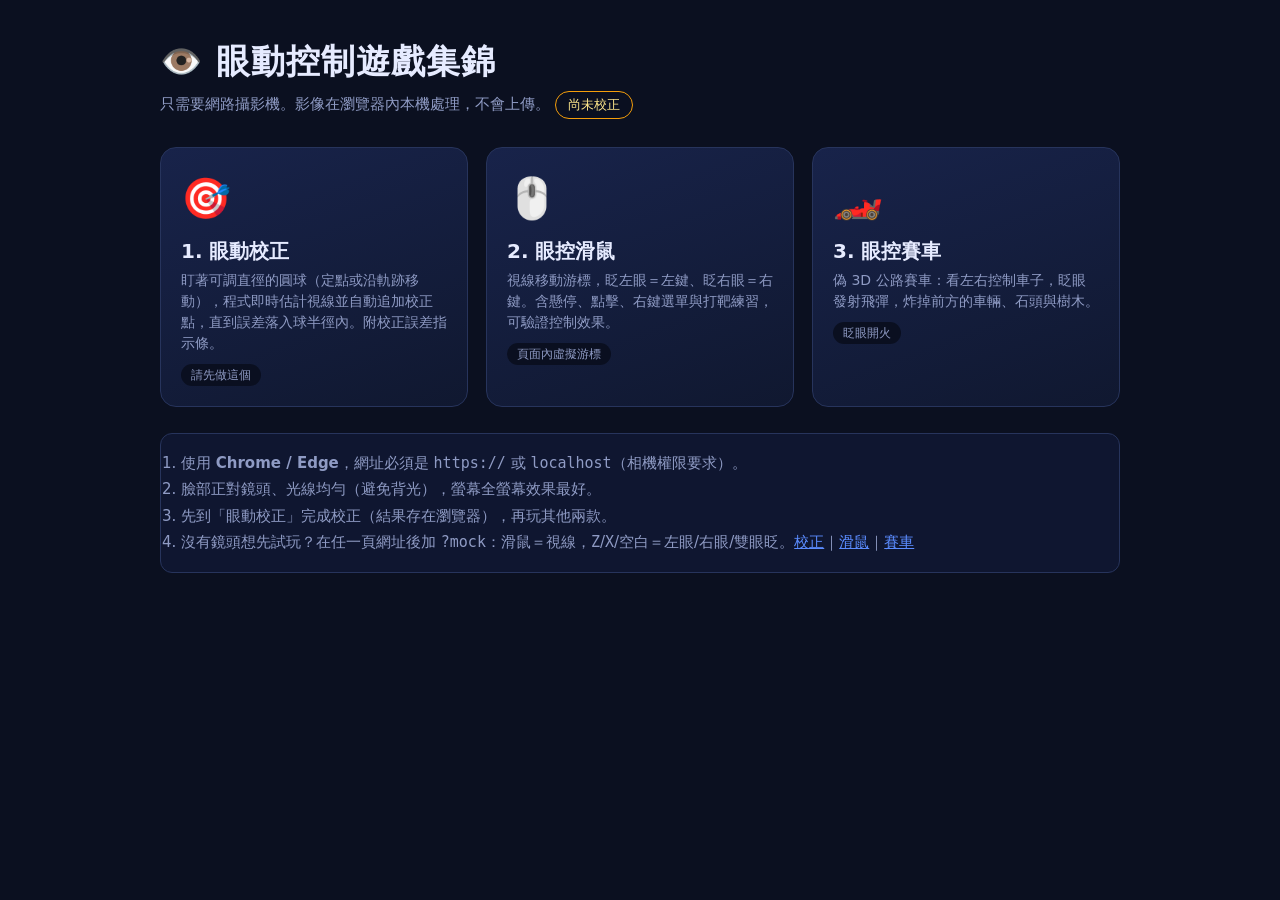
<file: index.html>
<!doctype html>
<html lang="zh-Hant">
<head>
<meta charset="utf-8">
<meta name="viewport" content="width=device-width, initial-scale=1">
<title>眼動控制遊戲集錦</title>
<link rel="stylesheet" href="css/style.css">
</head>
<body>
<div class="wrap">
  <h1>👁️ 眼動控制遊戲集錦</h1>
  <p class="sub">只需要網路攝影機。影像在瀏覽器內本機處理，不會上傳。 <span id="calState" class="status-pill">讀取中…</span></p>
  <div class="grid">
    <a class="card-link" href="calibrate.html">
      <div class="ico">🎯</div><h3>1. 眼動校正</h3>
      <p>盯著可調直徑的圓球（定點或沿軌跡移動），程式即時估計視線並自動追加校正點，直到誤差落入球半徑內。附校正誤差指示條。</p>
      <span class="tag">請先做這個</span>
    </a>
    <a class="card-link" href="mouse.html">
      <div class="ico">🖱️</div><h3>2. 眼控滑鼠</h3>
      <p>視線移動游標，眨左眼＝左鍵、眨右眼＝右鍵。含懸停、點擊、右鍵選單與打靶練習，可驗證控制效果。</p>
      <span class="tag">頁面內虛擬游標</span>
    </a>
    <a class="card-link" href="race.html">
      <div class="ico">🏎️</div><h3>3. 眼控賽車</h3>
      <p>偽 3D 公路賽車：看左右控制車子，眨眼發射飛彈，炸掉前方的車輛、石頭與樹木。</p>
      <span class="tag">眨眼開火</span>
    </a>
  </div>
  <ol class="steps">
    <li>使用 <b>Chrome / Edge</b>，網址必須是 <code>https://</code> 或 <code>localhost</code>（相機權限要求）。</li>
    <li>臉部正對鏡頭、光線均勻（避免背光），螢幕全螢幕效果最好。</li>
    <li>先到「眼動校正」完成校正（結果存在瀏覽器），再玩其他兩款。</li>
    <li>沒有鏡頭想先試玩？在任一頁網址後加 <code>?mock</code>：滑鼠＝視線，<kbd>Z</kbd>/<kbd>X</kbd>/空白＝左眼/右眼/雙眼眨。<a href="calibrate.html?mock">校正</a>｜<a href="mouse.html?mock">滑鼠</a>｜<a href="race.html?mock">賽車</a></li>
  </ol>
</div>
<script type="module">
  import { GazeModel } from './js/gaze.js';
  const m = GazeModel.load(), el = document.getElementById('calState');
  if (m.ready()) {
    const a = m.accuracy;
    el.textContent = a ? `已校正・誤差 ${a.err.toFixed(0)}px / 球半徑 ${a.radius.toFixed(0)}px` : '已有校正資料';
    el.classList.add(a && a.ok ? 'ok' : 'no');
  } else { el.textContent = '尚未校正'; el.classList.add('no'); }
</script>
</body>
</html>
</file>
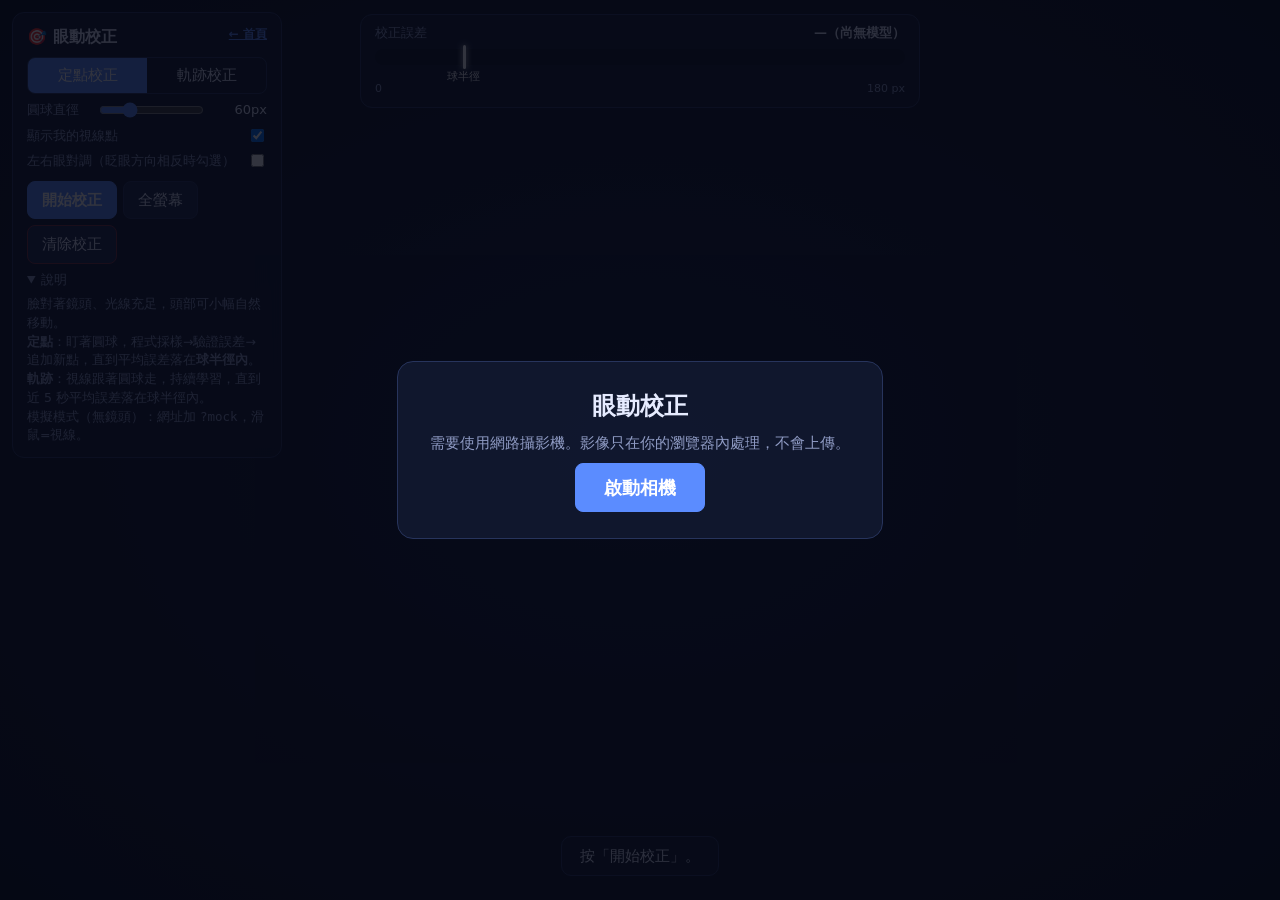
<file: calibrate.html>
<!doctype html>
<html lang="zh-Hant">
<head>
<meta charset="utf-8">
<meta name="viewport" content="width=device-width, initial-scale=1">
<title>眼動校正</title>
<link rel="stylesheet" href="css/style.css">
</head>
<body class="stage">
<canvas id="stage"></canvas>

<div class="errbar" id="errbar">
  <div class="top"><span>校正誤差</span><span><b id="errText">—</b></span></div>
  <div class="track"><div class="fill" id="errFill"></div><div class="tick" id="errTick"></div></div>
  <div class="scale"><span>0</span><span id="errMax"></span></div>
</div>

<div class="panel" id="panel">
  <h2>🎯 眼動校正 <a href="index.html" style="font-size:12px;float:right">← 首頁</a></h2>
  <div class="seg" id="modeSeg">
    <button data-m="point" class="on">定點校正</button>
    <button data-m="traj">軌跡校正</button>
  </div>
  <label class="row">圓球直徑 <input type="range" id="dia" min="24" max="160" value="60"><b id="diaV">60px</b></label>
  <div id="trajOpts" class="hidden">
    <label class="row">軌跡
      <select id="path">
        <option value="lissa">李沙育曲線</option>
        <option value="circle">圓形</option>
        <option value="snake">蛇行掃描</option>
        <option value="rect">矩形邊框</option>
        <option value="spiral">螺旋</option>
      </select></label>
    <label class="row">球速 <input type="range" id="spd" min="0.4" max="2" step="0.1" value="1"><b id="spdV">1.0×</b></label>
  </div>
  <label class="row"><span>顯示我的視線點</span><input type="checkbox" id="showGaze" checked></label>
  <label class="row"><span>左右眼對調（眨眼方向相反時勾選）</span><input type="checkbox" id="swap"></label>
  <div class="btns">
    <button class="primary" id="startBtn">開始校正</button>
    <button id="fsBtn">全螢幕</button>
    <button class="danger" id="clearBtn">清除校正</button>
  </div>
  <details open><summary>說明</summary>
    <div style="font-size:12.5px;color:var(--dim)">
      臉對著鏡頭、光線充足，頭部可小幅自然移動。<br>
      <b>定點</b>：盯著圓球，程式採樣→驗證誤差→追加新點，直到平均誤差落在<b>球半徑內</b>。<br>
      <b>軌跡</b>：視線跟著圓球走，持續學習，直到近 5 秒平均誤差落在球半徑內。<br>
      模擬模式（無鏡頭）：網址加 <code>?mock</code>，滑鼠=視線。
    </div>
  </details>
</div>

<div id="previewHost"></div>
<div class="msg" id="msg">按「開始校正」。</div>

<div class="overlay" id="startOverlay">
  <div class="card">
    <h1>眼動校正</h1>
    <p>需要使用網路攝影機。影像只在你的瀏覽器內處理，不會上傳。</p>
    <p id="loadMsg"></p>
    <button class="primary" id="goBtn" style="font-size:18px;padding:10px 28px">啟動相機</button>
  </div>
</div>
<script type="module" src="js/calibrate.js"></script>
</body>
</html>
</file>
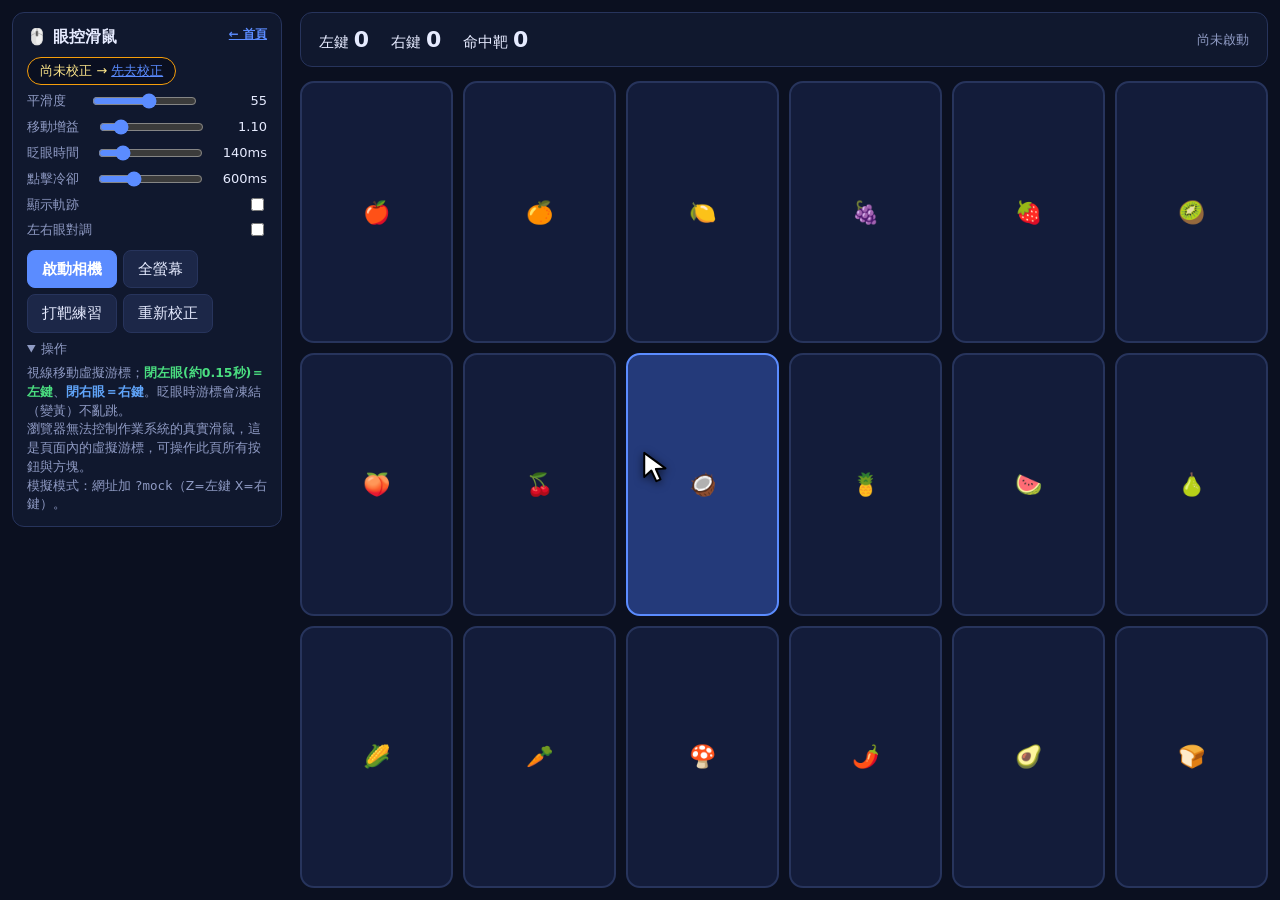
<file: mouse.html>
<!doctype html>
<html lang="zh-Hant">
<head>
<meta charset="utf-8">
<meta name="viewport" content="width=device-width, initial-scale=1">
<title>眼控滑鼠</title>
<link rel="stylesheet" href="css/style.css">
<style>
  body { overflow: hidden; }
  .field { position: fixed; inset: 0; padding: 12px 12px 12px 300px; display: flex; flex-direction: column; gap: 14px; }
  .tiles { display: grid; grid-template-columns: repeat(6, 1fr); gap: 10px; flex: 1; }
  .tile { border-radius: 14px; border: 2px solid var(--line); background: #131c3a; display: flex; align-items: center; justify-content: center; font-size: 22px; user-select: none; transition: background .15s, transform .1s; }
  .tile.eye-hover { background: #243a7a; border-color: var(--accent); }
  .tile.l { background: #14532d; border-color: var(--good); transform: scale(.96); }
  .tile.r { background: #1e3a8a; border-color: #60a5fa; transform: scale(.96); }
  .scoreboard { display: flex; gap: 22px; align-items: center; background: var(--panel); border: 1px solid var(--line); border-radius: 12px; padding: 10px 18px; }
  .scoreboard b { font-size: 22px; }
  #log { flex: 1; text-align: right; font-size: 13px; color: var(--dim); white-space: nowrap; overflow: hidden; text-overflow: ellipsis; }
  #cursor { position: fixed; left: 0; top: 0; width: 34px; height: 34px; z-index: 9999; pointer-events: none; will-change: transform; filter: drop-shadow(0 2px 4px rgba(0,0,0,.6)); }
  #cursor.frozen svg path { fill: #fbbf24; }
  .ripple { position: fixed; z-index: 9998; width: 12px; height: 12px; margin: -6px 0 0 -6px; border-radius: 50%; pointer-events: none; animation: rip .55s ease-out forwards; }
  .ripple.l { border: 3px solid #4ade80; } .ripple.r { border: 3px solid #60a5fa; }
  @keyframes rip { to { transform: scale(7); opacity: 0; } }
  #ctxmenu { position: fixed; z-index: 9000; background: #1c2748; border: 1px solid var(--accent); border-radius: 10px; padding: 6px; display: none; min-width: 150px; }
  #ctxmenu div { padding: 8px 14px; border-radius: 6px; }
  #ctxmenu div.eye-hover { background: var(--accent); }
  .target { position: absolute; border-radius: 50%; background: radial-gradient(circle at 35% 35%, #fde68a, #f59e0b); box-shadow: 0 0 20px rgba(245,158,11,.6); }
  #trail { position: fixed; inset: 0; pointer-events: none; z-index: 9990; }
</style>
</head>
<body>
<canvas id="trail"></canvas>
<div class="panel" id="panel">
  <h2>🖱️ 眼控滑鼠 <a href="index.html" style="font-size:12px;float:right">← 首頁</a></h2>
  <div id="calState" class="status-pill">讀取校正中…</div>
  <label class="row">平滑度 <input type="range" id="smooth" min="0" max="100" value="55"><b id="smoothV">55</b></label>
  <label class="row">移動增益 <input type="range" id="gain" min="100" max="160" value="110"><b id="gainV">1.10</b></label>
  <label class="row">眨眼時間 <input type="range" id="wink" min="80" max="400" step="10" value="140"><b id="winkV">140ms</b></label>
  <label class="row">點擊冷卻 <input type="range" id="cool" min="200" max="1500" step="50" value="600"><b id="coolV">600ms</b></label>
  <label class="row"><span>顯示軌跡</span><input type="checkbox" id="trailOn"></label>
  <label class="row"><span>左右眼對調</span><input type="checkbox" id="swap"></label>
  <div class="btns">
    <button class="primary" id="startBtn">啟動相機</button>
    <button id="fsBtn">全螢幕</button>
    <button id="targetBtn">打靶練習</button>
    <a href="calibrate.html"><button>重新校正</button></a>
  </div>
  <details open><summary>操作</summary>
    <div style="font-size:12.5px;color:var(--dim)">
      視線移動虛擬游標；<b style="color:#4ade80">閉左眼(約0.15秒)＝左鍵</b>、<b style="color:#60a5fa">閉右眼＝右鍵</b>。眨眼時游標會凍結（變黃）不亂跳。<br>
      瀏覽器無法控制作業系統的真實滑鼠，這是頁面內的虛擬游標，可操作此頁所有按鈕與方塊。<br>
      模擬模式：網址加 <code>?mock</code>（Z=左鍵 X=右鍵）。
    </div>
  </details>
</div>

<div class="field" id="field">
  <div class="scoreboard">
    <span>左鍵 <b id="cL">0</b></span><span>右鍵 <b id="cR">0</b></span><span>命中靶 <b id="cT">0</b></span>
    <div id="log">尚未啟動</div>
  </div>
  <div class="tiles" id="tiles"></div>
</div>
<div id="ctxmenu"><div>📋 複製</div><div>📌 釘選</div><div>🗑️ 刪除</div></div>
<svg id="cursor" viewBox="0 0 24 24"><path d="M3 2 L3 19 L8 14.5 L11.5 22 L14.5 20.7 L11.2 13.4 L18 13 Z" fill="#fff" stroke="#000" stroke-width="1.4" stroke-linejoin="round"/></svg>
<div id="previewHost"></div>
<div class="msg hidden" id="msg"></div>
<script type="module" src="js/mouse.js"></script>
</body>
</html>
</file>
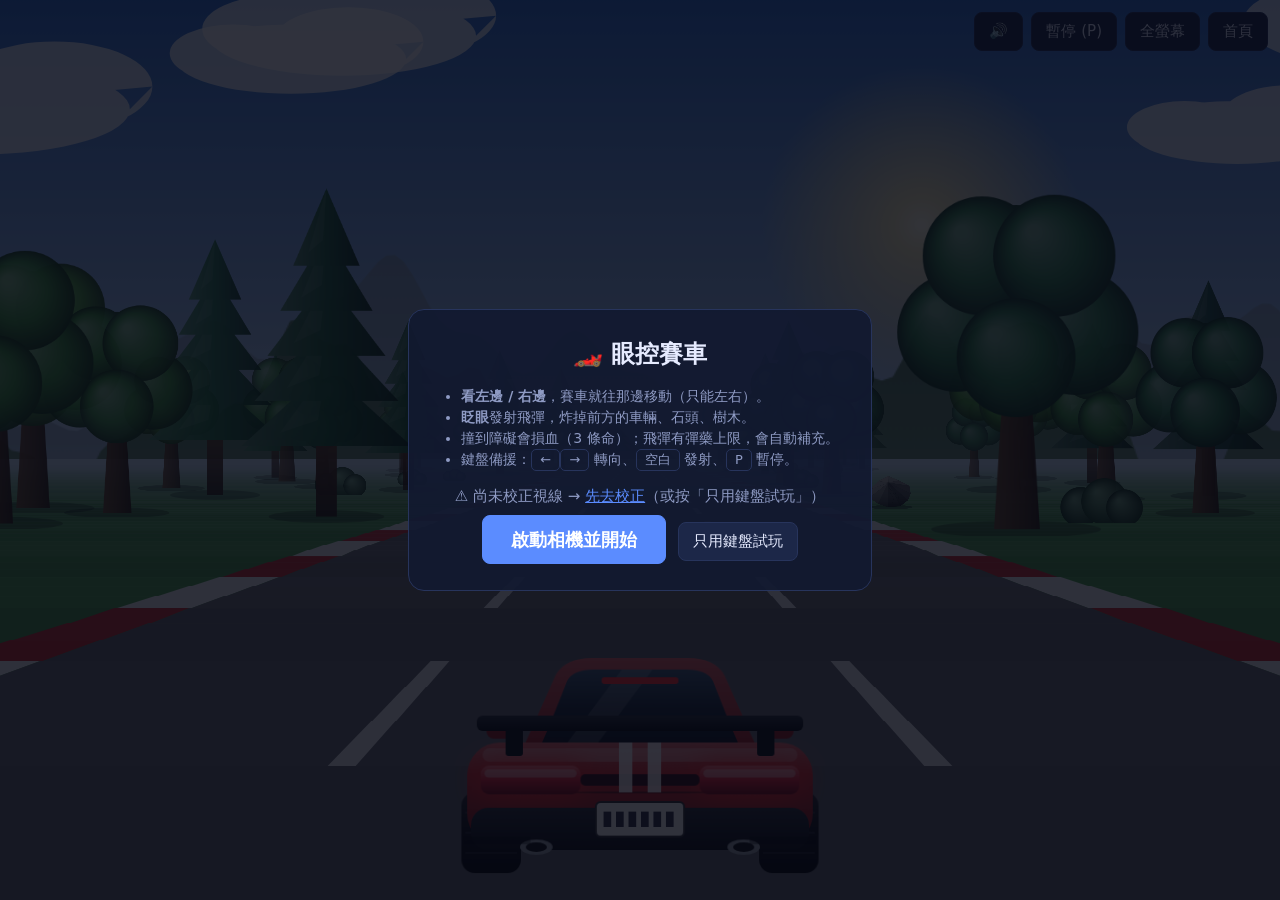
<file: race.html>
<!doctype html>
<html lang="zh-Hant">
<head>
<meta charset="utf-8">
<meta name="viewport" content="width=device-width, initial-scale=1">
<title>眼控賽車</title>
<link rel="stylesheet" href="css/style.css">
<style>
  body { overflow: hidden; background: #000; }
  canvas#game { position: fixed; inset: 0; width: 100%; height: 100%; display: block; }
  .topbar { position: fixed; right: 12px; top: 12px; z-index: 30; display: flex; gap: 8px; }
  .overlay .card .kbd { display: inline-block; padding: 0 8px; border: 1px solid var(--line); border-radius: 5px; font-size: 13px; }
  .overlay .card ul { text-align: left; color: var(--dim); font-size: 14px; padding-left: 20px; }
  .overlay .card .score { font-size: 38px; font-weight: 700; color: #fde68a; }
</style>
</head>
<body>
<canvas id="game"></canvas>
<div class="topbar">
  <button id="muteBtn">🔊</button>
  <button id="pauseBtn">暫停 (P)</button>
  <button id="fsBtn">全螢幕</button>
  <a href="index.html"><button>首頁</button></a>
</div>
<div id="previewHost"></div>

<div class="overlay" id="menu">
  <div class="card">
    <h1>🏎️ 眼控賽車</h1>
    <ul>
      <li><b>看左邊 / 右邊</b>，賽車就往那邊移動（只能左右）。</li>
      <li><b>眨眼</b>發射飛彈，炸掉前方的車輛、石頭、樹木。</li>
      <li>撞到障礙會損血（3 條命）；飛彈有彈藥上限，會自動補充。</li>
      <li>鍵盤備援：<span class="kbd">←</span><span class="kbd">→</span> 轉向、<span class="kbd">空白</span> 發射、<span class="kbd">P</span> 暫停。</li>
    </ul>
    <p id="calInfo"></p>
    <p id="loadMsg"></p>
    <button class="primary" id="goBtn" style="font-size:18px;padding:10px 28px">啟動相機並開始</button>
    <button id="kbBtn" style="margin-left:8px">只用鍵盤試玩</button>
  </div>
</div>
<div class="overlay hidden" id="over">
  <div class="card">
    <h1>遊戲結束</h1>
    <div class="score" id="finalScore">0</div>
    <p id="finalInfo"></p>
    <button class="primary" id="againBtn" style="font-size:18px;padding:10px 28px">再來一局</button>
  </div>
</div>
<script type="module" src="js/race.js"></script>
</body>
</html>
</file>
<file: css/style.css>
:root {
  --bg: #0b1020; --panel: rgba(18, 26, 48, .92); --line: #27345c; --text: #e6ebff; --dim: #8f9bc4;
  --accent: #5b8cff; --good: #22c55e; --warn: #f59e0b; --bad: #ef4444;
}
* { box-sizing: border-box; }
html, body { margin: 0; height: 100%; background: var(--bg); color: var(--text); font: 15px/1.5 system-ui, "Noto Sans TC", "PingFang TC", "Microsoft JhengHei", sans-serif; }
a { color: var(--accent); }
button, select { font: inherit; color: var(--text); background: #1c2748; border: 1px solid var(--line); border-radius: 8px; padding: 7px 14px; cursor: pointer; }
button:hover, button.eye-hover { background: #26356a; border-color: var(--accent); }
button.primary { background: var(--accent); border-color: var(--accent); color: #fff; font-weight: 600; }
button.primary:hover { filter: brightness(1.1); }
button.danger { border-color: #7a2d3a; }
input[type=range] { width: 105px; accent-color: var(--accent); vertical-align: middle; }
label.row { white-space: nowrap; display: flex; align-items: center; justify-content: space-between; gap: 10px; margin: 6px 0; font-size: 13px; color: var(--dim); }
label.row b { color: var(--text); font-weight: 500; min-width: 44px; text-align: right; }

/* 全螢幕舞台頁 */
body.stage { overflow: hidden; }
canvas#stage { position: fixed; inset: 0; width: 100%; height: 100%; display: block; background: radial-gradient(ellipse at center, #121a36 0%, #070b18 100%); }

.panel { position: fixed; left: 12px; top: 12px; width: 270px; max-height: calc(100vh - 24px); overflow: auto; background: var(--panel); border: 1px solid var(--line); border-radius: 12px; padding: 12px 14px; z-index: 20; backdrop-filter: blur(6px); }
.panel h2 { margin: 0 0 8px; font-size: 16px; }
.panel .btns { display: flex; flex-wrap: wrap; gap: 6px; margin-top: 10px; }
.panel details summary { cursor: pointer; color: var(--dim); font-size: 13px; margin: 6px 0; }
.panel.collapsed > :not(h2) { display: none; }
.seg { display: flex; border: 1px solid var(--line); border-radius: 8px; overflow: hidden; margin: 6px 0; }
.seg button { flex: 1; border: 0; border-radius: 0; background: transparent; padding: 6px 4px; }
.seg button.on { background: var(--accent); color: #fff; }

.preview { position: fixed; right: 12px; bottom: 12px; width: 200px; background: var(--panel); border: 1px solid var(--line); border-radius: 10px; padding: 6px; z-index: 20; font-size: 12px; }
.pv-video { position: relative; width: 100%; aspect-ratio: 4/3; background: #000; border-radius: 6px; overflow: hidden; transform: scaleX(-1); }
.pv-video video, .pv-video canvas { position: absolute; inset: 0; width: 100%; height: 100%; object-fit: cover; }
.pv-bars label { display: flex; align-items: center; gap: 6px; margin-top: 4px; color: var(--dim); }
.bar { flex: 1; height: 8px; background: #0a0f20; border-radius: 4px; overflow: hidden; display: block; }
.bar i { display: block; height: 100%; width: 0; background: #64748b; }
.bar i.on { background: var(--warn); }
.pv-state { margin-top: 4px; text-align: center; color: var(--dim); }
.pv-state.ok { color: var(--good); } .pv-state.bad { color: var(--bad); }

/* 校正誤差指示條 */
.errbar { position: fixed; left: 50%; top: 14px; transform: translateX(-50%); width: min(560px, 56vw); background: var(--panel); border: 1px solid var(--line); border-radius: 12px; padding: 8px 14px 10px; z-index: 15; }
.errbar .top { display: flex; justify-content: space-between; font-size: 13px; color: var(--dim); }
.errbar .top b { color: var(--text); }
.errbar .track { position: relative; height: 16px; background: #0a0f20; border-radius: 8px; margin-top: 6px; overflow: visible; }
.errbar .fill { height: 100%; width: 0; border-radius: 8px; background: var(--bad); transition: width .15s, background .2s; }
.errbar .tick { position: absolute; top: -4px; bottom: -4px; width: 3px; background: #fff; border-radius: 2px; box-shadow: 0 0 6px #fff; }
.errbar .tick::after { content: "球半徑"; position: absolute; top: 24px; left: -16px; font-size: 11px; color: #fff; white-space: nowrap; }
.errbar .scale { display: flex; justify-content: space-between; font-size: 11px; color: var(--dim); margin-top: 16px; }

.msg { position: fixed; left: 50%; bottom: 24px; transform: translateX(-50%); background: var(--panel); border: 1px solid var(--line); border-radius: 10px; padding: 8px 18px; z-index: 15; max-width: 70vw; text-align: center; }
.msg.good { border-color: var(--good); color: #bbf7d0; } .msg.bad { border-color: var(--bad); }

.overlay { position: fixed; inset: 0; background: rgba(5, 8, 20, .82); display: flex; align-items: center; justify-content: center; z-index: 50; }
.overlay .card { background: var(--panel); border: 1px solid var(--line); border-radius: 16px; padding: 26px 32px; max-width: 520px; text-align: center; }
.overlay .card h1 { margin: 0 0 8px; font-size: 24px; }
.overlay .card p { color: var(--dim); margin: 8px 0; }
.overlay.hidden, .hidden { display: none !important; }

/* 首頁 */
.wrap { max-width: 1000px; margin: 0 auto; padding: 36px 20px 60px; }
.wrap h1 { font-size: 34px; margin: 0; letter-spacing: 1px; }
.wrap .sub { color: var(--dim); margin: 4px 0 28px; }
.grid { display: grid; grid-template-columns: repeat(auto-fit, minmax(270px, 1fr)); gap: 18px; }
.card-link { display: block; text-decoration: none; color: inherit; background: linear-gradient(160deg, #18234a, #101830); border: 1px solid var(--line); border-radius: 16px; padding: 20px; transition: transform .15s, border-color .15s; }
.card-link:hover { transform: translateY(-3px); border-color: var(--accent); }
.card-link .ico { font-size: 40px; }
.card-link h3 { margin: 8px 0 4px; font-size: 20px; }
.card-link p { margin: 0; color: var(--dim); font-size: 14px; }
.card-link .tag { display: inline-block; margin-top: 10px; font-size: 12px; padding: 2px 10px; border-radius: 99px; background: #0a0f20; color: var(--dim); }
.steps { background: #0f1630; border: 1px solid var(--line); border-radius: 12px; padding: 14px 20px; margin-top: 26px; color: var(--dim); }
.steps li { margin: 4px 0; }
.status-pill { display: inline-block; padding: 3px 12px; border-radius: 99px; font-size: 13px; background: #0a0f20; border: 1px solid var(--line); }
.status-pill.ok { color: #bbf7d0; border-color: var(--good); } .status-pill.no { color: #fde68a; border-color: var(--warn); }
</file>
